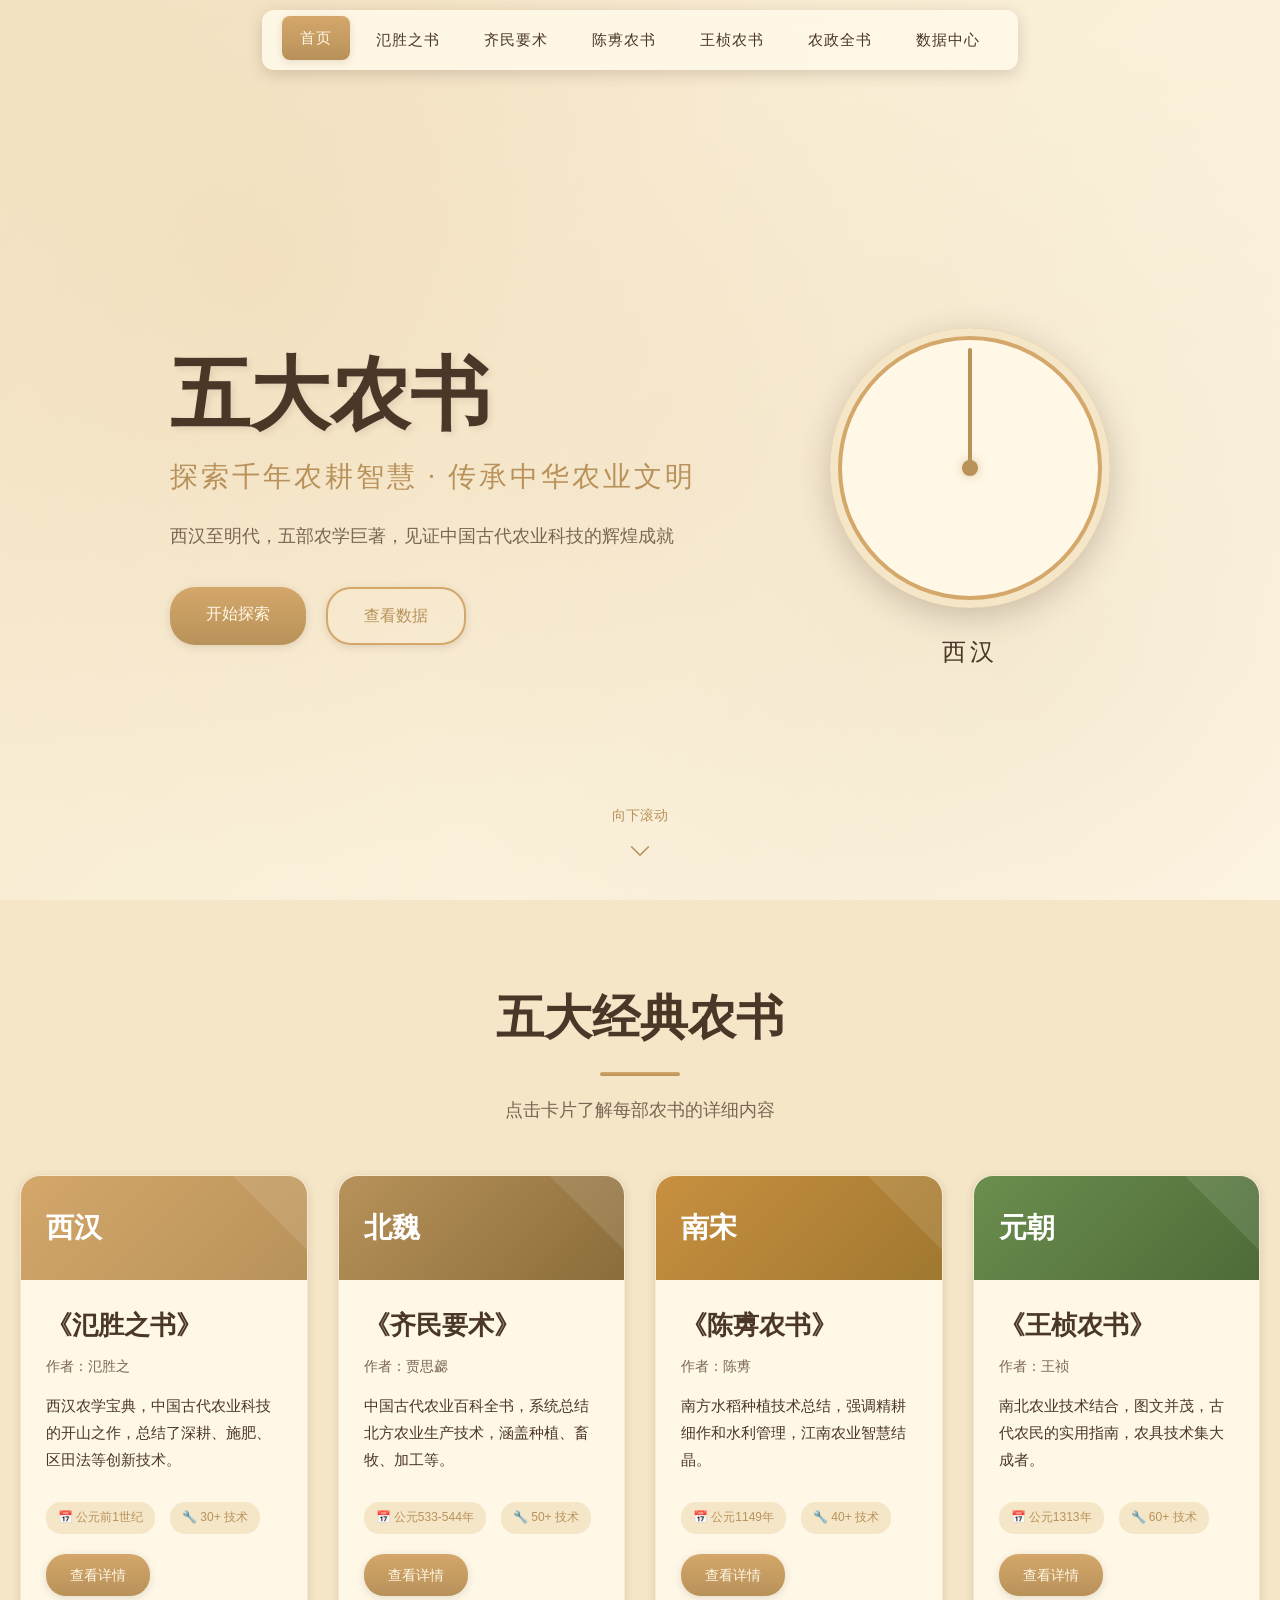
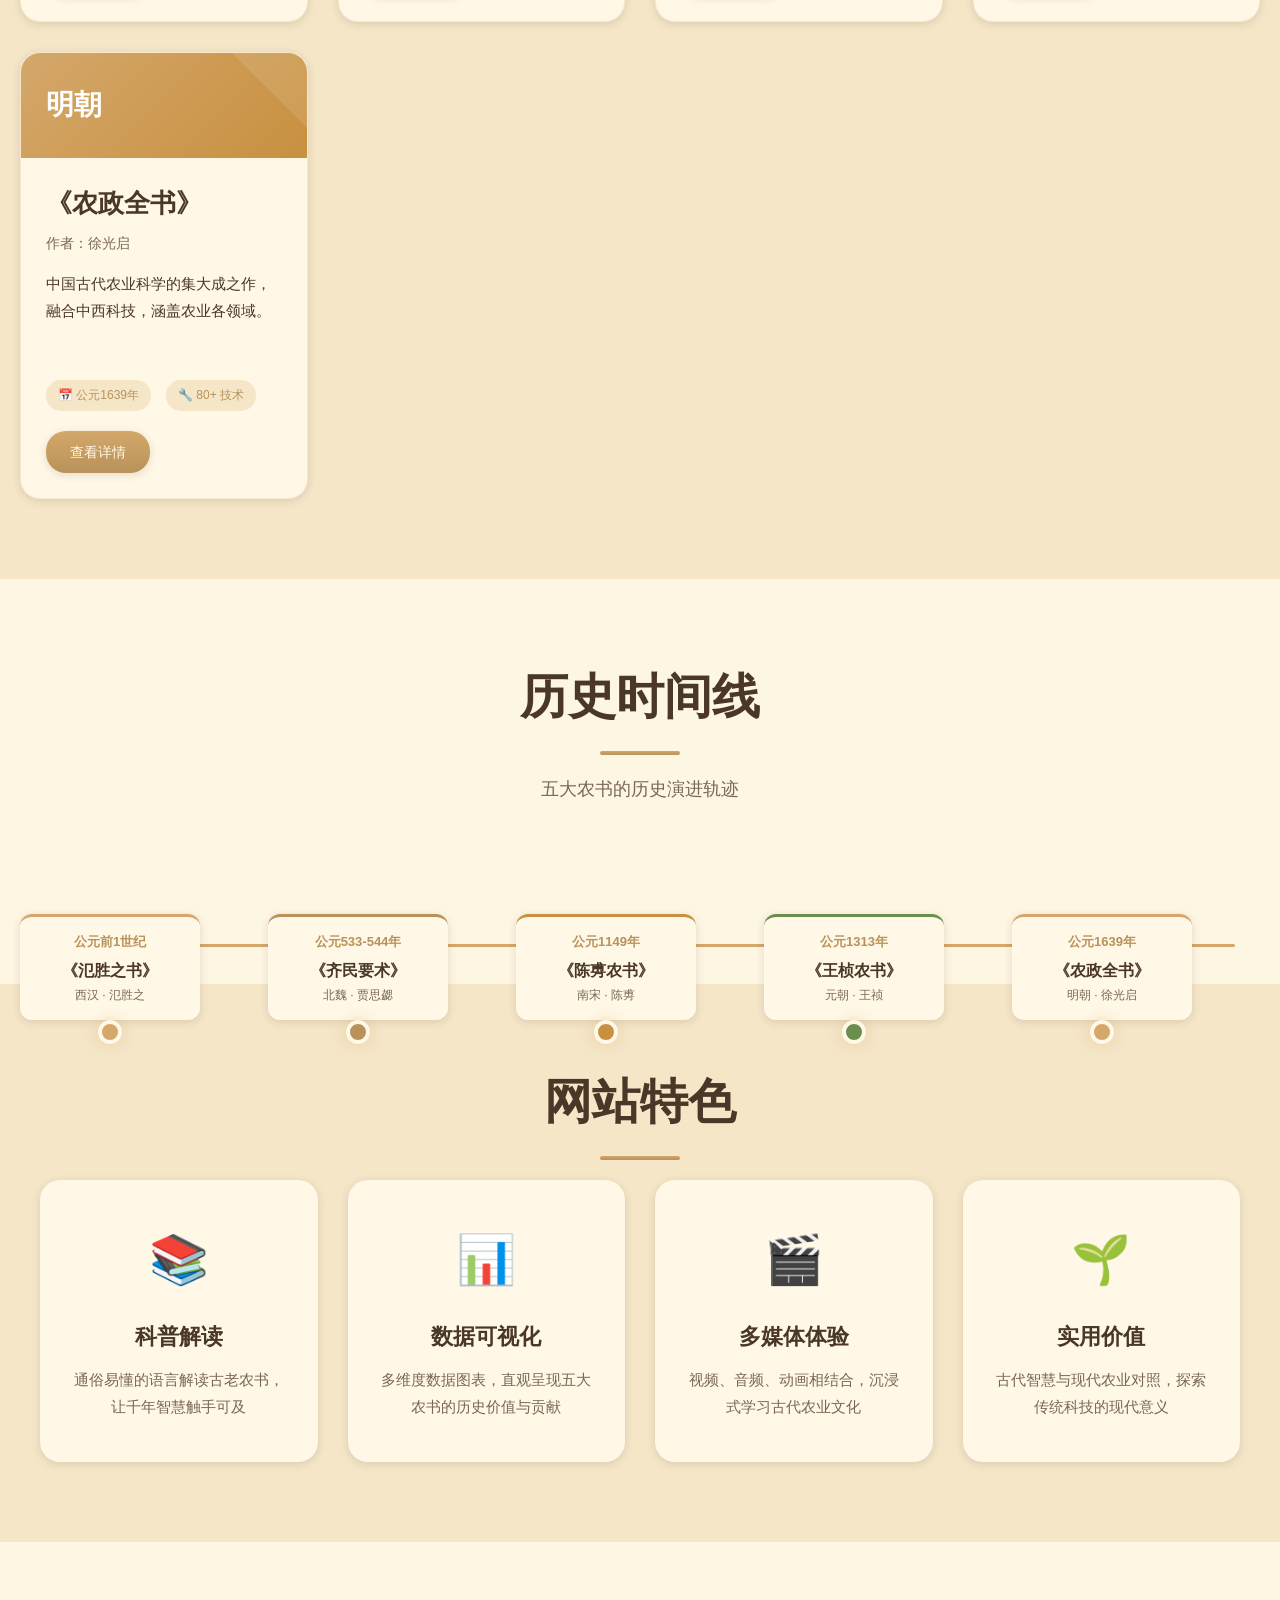
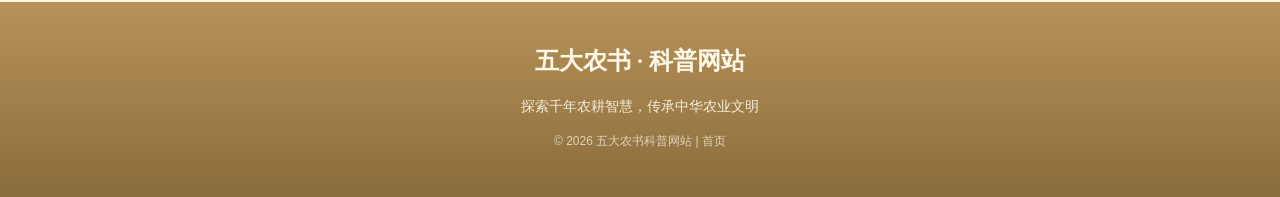
<file: 五大农书/index.html>
<!DOCTYPE html>
<html lang="zh-CN">
<head>
    <meta charset="UTF-8">
    <meta name="viewport" content="width=device-width, initial-scale=1.0">
    <meta name="description" content="五大农书科普网站 - 探索中国古代农学智慧">
    <title>五大农书 · 探索千年农耕智慧</title>
    <link rel="stylesheet" type="text/css" href="css/gongyong.css">
    <link rel="stylesheet" type="text/css" href="css/shouye.css">
    <link rel="stylesheet" href="./font/iconfont.css">
    <script src="./js/jquery.min.js"></script>
</head>
<body>
    <div class="container">
        <header>
            <nav>
                <a class="nav-items active" href="./index.html">首页</a>
                <a class="nav-items" href="./xihan.html">氾胜之书</a>
                <a class="nav-items" href="./beiwei.html">齐民要术</a>
                <a class="nav-items" href="./song.html">陈旉农书</a>
                <a class="nav-items" href="./yuan.html">王桢农书</a>
                <a class="nav-items" href="./ming.html">农政全书</a>
                <a class="nav-items" href="./data.html">数据中心</a>
            </nav>
        </header>

        <!-- Banner 区域 -->
        <section class="banner">
            <div class="banner-bg"></div>
            <div class="banner-content">
                <div class="banner-text">
                    <h1 class="banner-title">五大农书</h1>
                    <p class="banner-subtitle">探索千年农耕智慧 · 传承中华农业文明</p>
                    <p class="banner-desc">西汉至明代，五部农学巨著，见证中国古代农业科技的辉煌成就</p>
                    <div class="banner-buttons">
                        <a href="#books" class="btn">开始探索</a>
                        <a href="./data.html" class="btn btn-outline">查看数据</a>
                    </div>
                </div>
                <div class="banner-clock">
                    <div class="clock-container">
                        <div class="clock-face">
                            <div class="clock-hour" id="clockHour"></div>
                            <div class="clock-center-dot"></div>
                            <div class="clock-ring"></div>
                        </div>
                        <div class="clock-label" id="clockLabel">西汉</div>
                    </div>
                </div>
            </div>
            
            <!-- Banner 底部指示器 -->
            <div class="banner-indicator">
                <a href="#books" class="scroll-down">
                    <span>向下滚动</span>
                    <i class="iconfont">&#xe63d;</i>
                </a>
            </div>
        </section>

        <!-- 五大农书卡片区域 -->
        <section id="books" class="books-section">
            <h2 class="page-title">五大经典农书</h2>
            <p class="section-desc">点击卡片了解每部农书的详细内容</p>
            
            <div class="books-grid">
                <div class="book-card" data-era="西汉">
                    <div class="book-header" style="background: linear-gradient(135deg, #d4a76a, #b8925a);">
                        <span class="book-era">西汉</span>
                    </div>
                    <div class="book-body">
                        <h3 class="book-name">《氾胜之书》</h3>
                        <p class="book-author">作者：氾胜之</p>
                        <p class="book-intro">西汉农学宝典，中国古代农业科技的开山之作，总结了深耕、施肥、区田法等创新技术。</p>
                        <div class="book-stats">
                            <span>📅 公元前1世纪</span>
                            <span>🔧 30+ 技术</span>
                        </div>
                        <a href="./xihan.html" class="btn btn-small">查看详情</a>
                    </div>
                </div>

                <div class="book-card" data-era="北魏">
                    <div class="book-header" style="background: linear-gradient(135deg, #b8925a, #8a6d3b);">
                        <span class="book-era">北魏</span>
                    </div>
                    <div class="book-body">
                        <h3 class="book-name">《齐民要术》</h3>
                        <p class="book-author">作者：贾思勰</p>
                        <p class="book-intro">中国古代农业百科全书，系统总结北方农业生产技术，涵盖种植、畜牧、加工等。</p>
                        <div class="book-stats">
                            <span>📅 公元533-544年</span>
                            <span>🔧 50+ 技术</span>
                        </div>
                        <a href="./beiwei.html" class="btn btn-small">查看详情</a>
                    </div>
                </div>

                <div class="book-card" data-era="宋">
                    <div class="book-header" style="background: linear-gradient(135deg, #c89040, #a07830);">
                        <span class="book-era">南宋</span>
                    </div>
                    <div class="book-body">
                        <h3 class="book-name">《陈旉农书》</h3>
                        <p class="book-author">作者：陈旉</p>
                        <p class="book-intro">南方水稻种植技术总结，强调精耕细作和水利管理，江南农业智慧结晶。</p>
                        <div class="book-stats">
                            <span>📅 公元1149年</span>
                            <span>🔧 40+ 技术</span>
                        </div>
                        <a href="./song.html" class="btn btn-small">查看详情</a>
                    </div>
                </div>

                <div class="book-card" data-era="元">
                    <div class="book-header" style="background: linear-gradient(135deg, #6b8e4e, #4d6b38);">
                        <span class="book-era">元朝</span>
                    </div>
                    <div class="book-body">
                        <h3 class="book-name">《王桢农书》</h3>
                        <p class="book-author">作者：王祯</p>
                        <p class="book-intro">南北农业技术结合，图文并茂，古代农民的实用指南，农具技术集大成者。</p>
                        <div class="book-stats">
                            <span>📅 公元1313年</span>
                            <span>🔧 60+ 技术</span>
                        </div>
                        <a href="./yuan.html" class="btn btn-small">查看详情</a>
                    </div>
                </div>

                <div class="book-card" data-era="明">
                    <div class="book-header" style="background: linear-gradient(135deg, #d4a76a, #c89040);">
                        <span class="book-era">明朝</span>
                    </div>
                    <div class="book-body">
                        <h3 class="book-name">《农政全书》</h3>
                        <p class="book-author">作者：徐光启</p>
                        <p class="book-intro">中国古代农业科学的集大成之作，融合中西科技，涵盖农业各领域。</p>
                        <div class="book-stats">
                            <span>📅 公元1639年</span>
                            <span>🔧 80+ 技术</span>
                        </div>
                        <a href="./ming.html" class="btn btn-small">查看详情</a>
                    </div>
                </div>
            </div>
        </section>

        <!-- 时代时间线 -->
        <section class="timeline-section">
            <h2 class="page-title">历史时间线</h2>
            <p class="section-desc">五大农书的历史演进轨迹</p>
            
            <div class="timeline">
                <div class="timeline-item" style="--item-color: #d4a76a; margin-left: 0%;">
                    <div class="timeline-content">
                        <span class="timeline-date">公元前1世纪</span>
                        <h4>《氾胜之书》</h4>
                        <p>西汉 · 氾胜之</p>
                    </div>
                    <div class="timeline-dot"></div>
                </div>
                <div class="timeline-item" style="--item-color: #b8925a; margin-left: 20%;">
                    <div class="timeline-content">
                        <span class="timeline-date">公元533-544年</span>
                        <h4>《齐民要术》</h4>
                        <p>北魏 · 贾思勰</p>
                    </div>
                    <div class="timeline-dot"></div>
                </div>
                <div class="timeline-item" style="--item-color: #c89040; margin-left: 40%;">
                    <div class="timeline-content">
                        <span class="timeline-date">公元1149年</span>
                        <h4>《陈旉农书》</h4>
                        <p>南宋 · 陈旉</p>
                    </div>
                    <div class="timeline-dot"></div>
                </div>
                <div class="timeline-item" style="--item-color: #6b8e4e; margin-left: 60%;">
                    <div class="timeline-content">
                        <span class="timeline-date">公元1313年</span>
                        <h4>《王桢农书》</h4>
                        <p>元朝 · 王祯</p>
                    </div>
                    <div class="timeline-dot"></div>
                </div>
                <div class="timeline-item" style="--item-color: #d4a76a; margin-left: 80%;">
                    <div class="timeline-content">
                        <span class="timeline-date">公元1639年</span>
                        <h4>《农政全书》</h4>
                        <p>明朝 · 徐光启</p>
                    </div>
                    <div class="timeline-dot"></div>
                </div>
            </div>
        </section>

        <!-- 特色展示 -->
        <section class="features-section">
            <h2 class="page-title">网站特色</h2>
            <div class="features-grid">
                <div class="feature-card">
                    <div class="feature-icon">📚</div>
                    <h3>科普解读</h3>
                    <p>通俗易懂的语言解读古老农书，让千年智慧触手可及</p>
                </div>
                <div class="feature-card">
                    <div class="feature-icon">📊</div>
                    <h3>数据可视化</h3>
                    <p>多维度数据图表，直观呈现五大农书的历史价值与贡献</p>
                </div>
                <div class="feature-card">
                    <div class="feature-icon">🎬</div>
                    <h3>多媒体体验</h3>
                    <p>视频、音频、动画相结合，沉浸式学习古代农业文化</p>
                </div>
                <div class="feature-card">
                    <div class="feature-icon">🌱</div>
                    <h3>实用价值</h3>
                    <p>古代智慧与现代农业对照，探索传统科技的现代意义</p>
                </div>
            </div>
        </section>

        <div class="footer">
            <div class="footer-content">
                <h3>五大农书 · 科普网站</h3>
                <p>探索千年农耕智慧，传承中华农业文明</p>
                <p style="margin-top: 15px; font-size: 12px; opacity: 0.7;">© 2026 五大农书科普网站 | 首页</p>
            </div>
        </div>
    </div>

    <script src="js/index.js" type="text/javascript" charset="UTF-8"></script>
</body>
</html>
</file>
<file: 五大农书/css/gongyong.css>
:root {
  /* 主题色 - 温馨淡黄色系 */
  --color-primary: #f5e6c8;
  --color-primary-light: #fff8e7;
  --color-primary-dark: #e8d5a8;
  --color-accent: #d4a76a;
  --color-accent-dark: #b8925a;
  --color-text: #4a3728;
  --color-text-light: #7a6654;
  --color-text-inverse: #fff8e7;
  --color-bg: #fdf6e3;
  --color-bg-alt: #f5e6c8;
  --color-border: #d4a76a;
  --color-success: #6b8e4e;
  --color-warning: #c89040;
  
  /* 渐变色 */
  --gradient-warm: linear-gradient(135deg, #f5e6c8 0%, #fff8e7 100%);
  --gradient-nav: linear-gradient(180deg, #d4a76a 0%, #b8925a 100%);
  --gradient-footer: linear-gradient(180deg, #b8925a 0%, #8a6d3b 100%);
  
  /* 字体 */
  --font-family: "Microsoft YaHei", "PingFang SC", "Hiragino Sans GB", sans-serif;
  --font-title: "STKaiti", "KaiTi", "华文楷体", serif;
  
  /* 尺寸 */
  --nav-height: 60px;
  --nav-radius: 12px;
  --transition: all 0.3s ease;
  --shadow-sm: 0 2px 8px rgba(74, 55, 40, 0.15);
  --shadow-md: 0 4px 16px rgba(74, 55, 40, 0.2);
  --shadow-lg: 0 8px 32px rgba(74, 55, 40, 0.25);
}

* {
  margin: 0;
  padding: 0;
  list-style: none;
  box-sizing: border-box;
}

*::-webkit-scrollbar {
  width: 8px;
}

*::-webkit-scrollbar-track {
  background: var(--color-primary-light);
}

*::-webkit-scrollbar-thumb {
  background: var(--color-accent);
  border-radius: 4px;
}

body {
  font-family: var(--font-family);
  background: var(--color-bg);
  color: var(--color-text);
  line-height: 1.6;
}

/* 导航栏 */
header {
  position: fixed;
  top: 0;
  left: 0;
  right: 0;
  z-index: 100;
  display: flex;
  justify-content: center;
  align-items: center;
  padding: 0 20px;
}

nav {
  display: flex;
  align-items: center;
  gap: 8px;
  padding: 8px 20px;
  background: rgba(255, 248, 231, 0.95);
  height: var(--nav-height);
  border-radius: var(--nav-radius);
  box-shadow: var(--shadow-md);
  backdrop-filter: blur(10px);
  -webkit-backdrop-filter: blur(10px);
  margin-top: 10px;
}

nav a {
  font-size: 15px;
  font-weight: 500;
  letter-spacing: 1px;
  color: var(--color-text);
  padding: 10px 18px;
  border-radius: 8px;
  cursor: pointer;
  transition: var(--transition);
  text-decoration: none;
  white-space: nowrap;
}

nav a.active,
nav a:hover {
  background: var(--gradient-nav);
  color: var(--color-text-inverse);
  transform: translateY(-2px);
  box-shadow: var(--shadow-sm);
}

nav:hover > a:not(:hover):not(.active) {
  background: transparent;
  color: var(--color-text);
}

/* 主容器 */
.container {
  width: 100%;
  min-height: 100vh;
  overflow-x: hidden;
}

/* 页脚 */
.footer {
  background: var(--gradient-footer);
  width: 100%;
  padding: 40px 20px;
  color: var(--color-text-inverse);
  text-align: center;
  margin-top: 60px;
}

.footer-content {
  max-width: 1200px;
  margin: 0 auto;
}

.footer h3 {
  font-family: var(--font-title);
  font-size: 24px;
  margin-bottom: 15px;
}

.footer p {
  font-size: 14px;
  opacity: 0.9;
  margin: 5px 0;
}

/* 按钮样式 */
.btn {
  display: inline-block;
  padding: 12px 32px;
  background: var(--gradient-nav);
  color: var(--color-text-inverse);
  border: none;
  border-radius: 25px;
  font-size: 16px;
  font-weight: 500;
  cursor: pointer;
  transition: var(--transition);
  text-decoration: none;
  box-shadow: var(--shadow-sm);
}

.btn:hover {
  transform: translateY(-3px);
  box-shadow: var(--shadow-md);
}

.btn-outline {
  background: transparent;
  color: var(--color-accent-dark);
  border: 2px solid var(--color-accent);
}

.btn-outline:hover {
  background: var(--color-accent);
  color: var(--color-text-inverse);
}

/* 卡片样式 */
.card {
  background: var(--color-primary-light);
  border-radius: 16px;
  padding: 30px;
  box-shadow: var(--shadow-sm);
  transition: var(--transition);
  border: 1px solid rgba(212, 167, 106, 0.2);
}

.card:hover {
  transform: translateY(-5px);
  box-shadow: var(--shadow-md);
}

/* 标题样式 */
.page-title {
  font-family: var(--font-title);
  font-size: 48px;
  color: var(--color-text);
  text-align: center;
  margin-bottom: 20px;
  position: relative;
}

.page-title::after {
  content: "";
  display: block;
  width: 80px;
  height: 4px;
  background: var(--gradient-nav);
  margin: 15px auto 0;
  border-radius: 2px;
}

.section-title {
  font-family: var(--font-title);
  font-size: 32px;
  color: var(--color-accent-dark);
  margin-bottom: 30px;
  padding-left: 20px;
  border-left: 5px solid var(--color-accent);
}

/* 数字统计 */
.stat-number {
  font-family: var(--font-title);
  font-size: 42px;
  color: var(--color-accent-dark);
  font-weight: 700;
}

.stat-label {
  font-size: 14px;
  color: var(--color-text-light);
  margin-top: 5px;
}

/* 响应式 */
@media (max-width: 1024px) {
  nav {
    gap: 4px;
    padding: 6px 12px;
  }
  
  nav a {
    font-size: 13px;
    padding: 8px 12px;
  }
  
  .page-title {
    font-size: 36px;
  }
  
  .section-title {
    font-size: 26px;
  }
}

@media (max-width: 768px) {
  nav {
    gap: 2px;
    padding: 4px 8px;
    flex-wrap: wrap;
    height: auto;
  }
  
  nav a {
    font-size: 12px;
    padding: 6px 10px;
  }
  
  .page-title {
    font-size: 28px;
  }
  
  .card {
    padding: 20px;
  }
}
</file>
<file: 五大农书/css/shouye.css>
/* 首页样式 - 温馨淡黄色主题 */

/* Banner 区域 */
.banner {
    width: 100%;
    min-height: 100vh;
    position: relative;
    overflow: hidden;
    display: flex;
    flex-direction: column;
    justify-content: center;
    align-items: center;
    padding-top: 100px;
}

.banner-bg {
    position: absolute;
    top: 0;
    left: 0;
    width: 100%;
    height: 100%;
    background: var(--gradient-warm);
    z-index: 0;
}

.banner-bg::before {
    content: "";
    position: absolute;
    top: 0;
    left: 0;
    width: 100%;
    height: 100%;
    background-image: 
        radial-gradient(circle at 20% 30%, rgba(212, 167, 106, 0.15) 0%, transparent 50%),
        radial-gradient(circle at 80% 70%, rgba(184, 146, 90, 0.1) 0%, transparent 50%),
        radial-gradient(circle at 50% 50%, rgba(245, 230, 200, 0.3) 0%, transparent 70%);
}

.banner-content {
    position: relative;
    z-index: 1;
    display: flex;
    align-items: center;
    justify-content: center;
    gap: 60px;
    max-width: 1200px;
    width: 90%;
    margin: 0 auto;
}

.banner-text {
    flex: 1;
    max-width: 600px;
}

.banner-title {
    font-family: var(--font-title);
    font-size: 80px;
    color: var(--color-text);
    margin-bottom: 20px;
    line-height: 1;
    text-shadow: 3px 3px 6px rgba(74, 55, 40, 0.1);
}

.banner-subtitle {
    font-size: 28px;
    color: var(--color-accent-dark);
    margin-bottom: 20px;
    font-family: var(--font-title);
    letter-spacing: 3px;
}

.banner-desc {
    font-size: 18px;
    color: var(--color-text-light);
    line-height: 1.8;
    margin-bottom: 35px;
}

.banner-buttons {
    display: flex;
    gap: 20px;
}

.banner-buttons .btn {
    font-size: 16px;
    padding: 14px 36px;
}

/* 时钟展示 */
.banner-clock {
    flex-shrink: 0;
}

.clock-container {
    text-align: center;
}

.clock-face {
    width: 280px;
    height: 280px;
    border-radius: 50%;
    background: var(--color-primary-light);
    position: relative;
    box-shadow: 
        var(--shadow-lg),
        inset 0 0 0 8px var(--color-primary),
        inset 0 0 0 12px var(--color-accent);
    animation: clockPulse 3s ease-in-out infinite;
}

@keyframes clockPulse {
    0%, 100% { box-shadow: var(--shadow-lg), inset 0 0 0 8px var(--color-primary), inset 0 0 0 12px var(--color-accent); }
    50% { box-shadow: var(--shadow-lg), inset 0 0 0 10px var(--color-primary), inset 0 0 0 14px var(--color-accent); }
}

.clock-ring {
    position: absolute;
    top: 50%;
    left: 50%;
    width: 4px;
    height: 120px;
    background: var(--color-accent-dark);
    transform-origin: bottom center;
    transform: translate(-50%, -100%) rotate(0deg);
    border-radius: 2px;
    animation: clockRotate 20s linear infinite;
}

@keyframes clockRotate {
    from { transform: translate(-50%, -100%) rotate(0deg); }
    to { transform: translate(-50%, -100%) rotate(360deg); }
}

.clock-center-dot {
    position: absolute;
    top: 50%;
    left: 50%;
    width: 16px;
    height: 16px;
    background: var(--color-accent-dark);
    border-radius: 50%;
    transform: translate(-50%, -50%);
    box-shadow: 0 0 10px rgba(184, 146, 90, 0.5);
}

.clock-hour {
    position: absolute;
    top: 20%;
    left: 50%;
    transform: translateX(-50%);
    font-family: var(--font-title);
    font-size: 18px;
    color: var(--color-accent-dark);
}

.clock-label {
    margin-top: 25px;
    font-family: var(--font-title);
    font-size: 24px;
    color: var(--color-text);
    letter-spacing: 4px;
}

/* 滚动指示 */
.banner-indicator {
    position: absolute;
    bottom: 30px;
    left: 50%;
    transform: translateX(-50%);
    z-index: 2;
}

.scroll-down {
    display: flex;
    flex-direction: column;
    align-items: center;
    color: var(--color-accent-dark);
    text-decoration: none;
    animation: bounce 2s ease-in-out infinite;
    font-size: 14px;
}

.scroll-down i {
    font-size: 24px;
    margin-top: 5px;
}

@keyframes bounce {
    0%, 100% { transform: translateY(0); }
    50% { transform: translateY(-10px); }
}

/* 五大农书卡片区域 */
.books-section {
    padding: 80px 20px;
    background: var(--color-primary);
}

.section-desc {
    text-align: center;
    color: var(--color-text-light);
    font-size: 18px;
    margin-bottom: 50px;
}

.books-grid {
    display: grid;
    grid-template-columns: repeat(auto-fit, minmax(280px, 1fr));
    gap: 30px;
    max-width: 1300px;
    margin: 0 auto;
}

.book-card {
    background: var(--color-primary-light);
    border-radius: 20px;
    overflow: hidden;
    box-shadow: var(--shadow-sm);
    transition: var(--transition);
    position: relative;
    border: 1px solid rgba(212, 167, 106, 0.2);
}

.book-card:hover {
    transform: translateY(-10px);
    box-shadow: var(--shadow-lg);
}

.book-header {
    padding: 30px 25px;
    color: white;
    position: relative;
    overflow: hidden;
}

.book-header::after {
    content: "";
    position: absolute;
    top: -50%;
    right: -50%;
    width: 100%;
    height: 100%;
    background: rgba(255, 255, 255, 0.1);
    transform: rotate(45deg);
}

.book-era {
    font-family: var(--font-title);
    font-size: 28px;
    font-weight: bold;
    position: relative;
    z-index: 1;
}

.book-body {
    padding: 25px;
}

.book-name {
    font-family: var(--font-title);
    font-size: 26px;
    color: var(--color-text);
    margin-bottom: 8px;
}

.book-author {
    color: var(--color-text-light);
    font-size: 14px;
    margin-bottom: 15px;
}

.book-intro {
    color: var(--color-text);
    line-height: 1.8;
    font-size: 15px;
    margin-bottom: 20px;
    min-height: 90px;
}

.book-stats {
    display: flex;
    gap: 15px;
    margin-bottom: 20px;
    flex-wrap: wrap;
}

.book-stats span {
    background: var(--color-primary);
    padding: 6px 12px;
    border-radius: 15px;
    font-size: 12px;
    color: var(--color-accent-dark);
}

.btn-small {
    display: inline-block;
    padding: 10px 24px;
    font-size: 14px;
    border-radius: 20px;
    background: var(--gradient-nav);
    color: var(--color-text-inverse);
    text-decoration: none;
    transition: var(--transition);
    border: none;
    cursor: pointer;
}

.btn-small:hover {
    transform: translateY(-2px);
    box-shadow: var(--shadow-sm);
}

/* 时间线区域 */
.timeline-section {
    padding: 80px 20px;
    background: var(--color-bg);
}

.timeline {
    position: relative;
    max-width: 1300px;
    margin: 60px auto 0;
    padding: 20px 0;
}

.timeline::before {
    content: "";
    position: absolute;
    top: 80px;
    left: 2%;
    right: 2%;
    height: 3px;
    background: var(--color-accent);
    border-radius: 2px;
}

.timeline-item {
    position: absolute;
    top: 50px;
    transform: translateX(-50%);
    display: flex;
    flex-direction: column;
    align-items: center;
}

.timeline-dot {
    width: 24px;
    height: 24px;
    background: var(--item-color, var(--color-accent));
    border-radius: 50%;
    border: 4px solid var(--color-primary-light);
    box-shadow: 0 0 15px rgba(212, 167, 106, 0.4);
    position: relative;
    z-index: 2;
    margin-bottom: 20px;
    animation: dotPulse 2s ease-in-out infinite;
}

@keyframes dotPulse {
    0%, 100% { box-shadow: 0 0 15px rgba(212, 167, 106, 0.4); }
    50% { box-shadow: 0 0 25px rgba(212, 167, 106, 0.7); }
}

.timeline-content {
    background: var(--color-primary-light);
    padding: 15px 20px;
    border-radius: 12px;
    box-shadow: var(--shadow-sm);
    text-align: center;
    min-width: 180px;
    border-top: 3px solid var(--item-color, var(--color-accent));
    transition: var(--transition);
}

.timeline-content:hover {
    transform: translateY(-5px);
    box-shadow: var(--shadow-md);
}

.timeline-date {
    display: block;
    font-size: 13px;
    color: var(--color-accent-dark);
    margin-bottom: 5px;
    font-weight: 600;
}

.timeline-content h4 {
    font-family: var(--font-title);
    font-size: 16px;
    color: var(--color-text);
    margin-bottom: 3px;
}

.timeline-content p {
    font-size: 12px;
    color: var(--color-text-light);
}

/* 特色展示 */
.features-section {
    padding: 80px 20px;
    background: var(--color-primary);
}

.features-grid {
    display: grid;
    grid-template-columns: repeat(auto-fit, minmax(240px, 1fr));
    gap: 30px;
    max-width: 1200px;
    margin: 0 auto;
}

.feature-card {
    background: var(--color-primary-light);
    padding: 40px 30px;
    border-radius: 20px;
    text-align: center;
    box-shadow: var(--shadow-sm);
    transition: var(--transition);
    border: 2px solid transparent;
}

.feature-card:hover {
    transform: translateY(-8px);
    border-color: var(--color-accent);
    box-shadow: var(--shadow-md);
}

.feature-icon {
    font-size: 48px;
    margin-bottom: 20px;
}

.feature-card h3 {
    font-family: var(--font-title);
    font-size: 22px;
    color: var(--color-text);
    margin-bottom: 12px;
}

.feature-card p {
    color: var(--color-text-light);
    line-height: 1.8;
    font-size: 15px;
}

/* 响应式 */
@media (max-width: 1024px) {
    .banner-content {
        flex-direction: column-reverse;
        text-align: center;
        gap: 40px;
    }
    
    .banner-title {
        font-size: 60px;
    }
    
    .banner-subtitle {
        font-size: 22px;
    }
    
    .banner-buttons {
        justify-content: center;
    }
    
    .clock-face {
        width: 220px;
        height: 220px;
    }
    
    .timeline {
        overflow-x: auto;
        padding-bottom: 20px;
    }
    
    .timeline-item {
        min-width: 200px;
    }
}

@media (max-width: 768px) {
    .banner {
        padding-top: 120px;
    }
    
    .banner-title {
        font-size: 42px;
    }
    
    .banner-subtitle {
        font-size: 18px;
    }
    
    .banner-desc {
        font-size: 15px;
    }
    
    .clock-face {
        width: 180px;
        height: 180px;
    }
    
    .books-section,
    .timeline-section,
    .features-section {
        padding: 50px 15px;
    }
    
    .books-grid {
        grid-template-columns: 1fr;
    }
    
    .timeline-content {
        min-width: 140px;
        padding: 10px 12px;
    }
    
    .book-intro {
        min-height: auto;
    }
}
</file>
<file: 五大农书/font/iconfont.css>
@font-face {
  font-family: "iconfont"; /* Project id 4898839 */
  src: url('iconfont.woff2?t=1744985038651') format('woff2'),
       url('iconfont.woff?t=1744985038651') format('woff'),
       url('iconfont.ttf?t=1744985038651') format('truetype');
}

.iconfont {
  font-family: "iconfont" !important;
  font-size: 16px;
  font-style: normal;
  -webkit-font-smoothing: antialiased;
  -moz-osx-font-smoothing: grayscale;
}

.icon-shang:before {
  content: "\e63c";
}

.icon-xia:before {
  content: "\e63d";
}

.icon-fenzhen:before {
  content: "\e7da";
}

.icon-dianji:before {
  content: "\e6ca";
}
</file>
